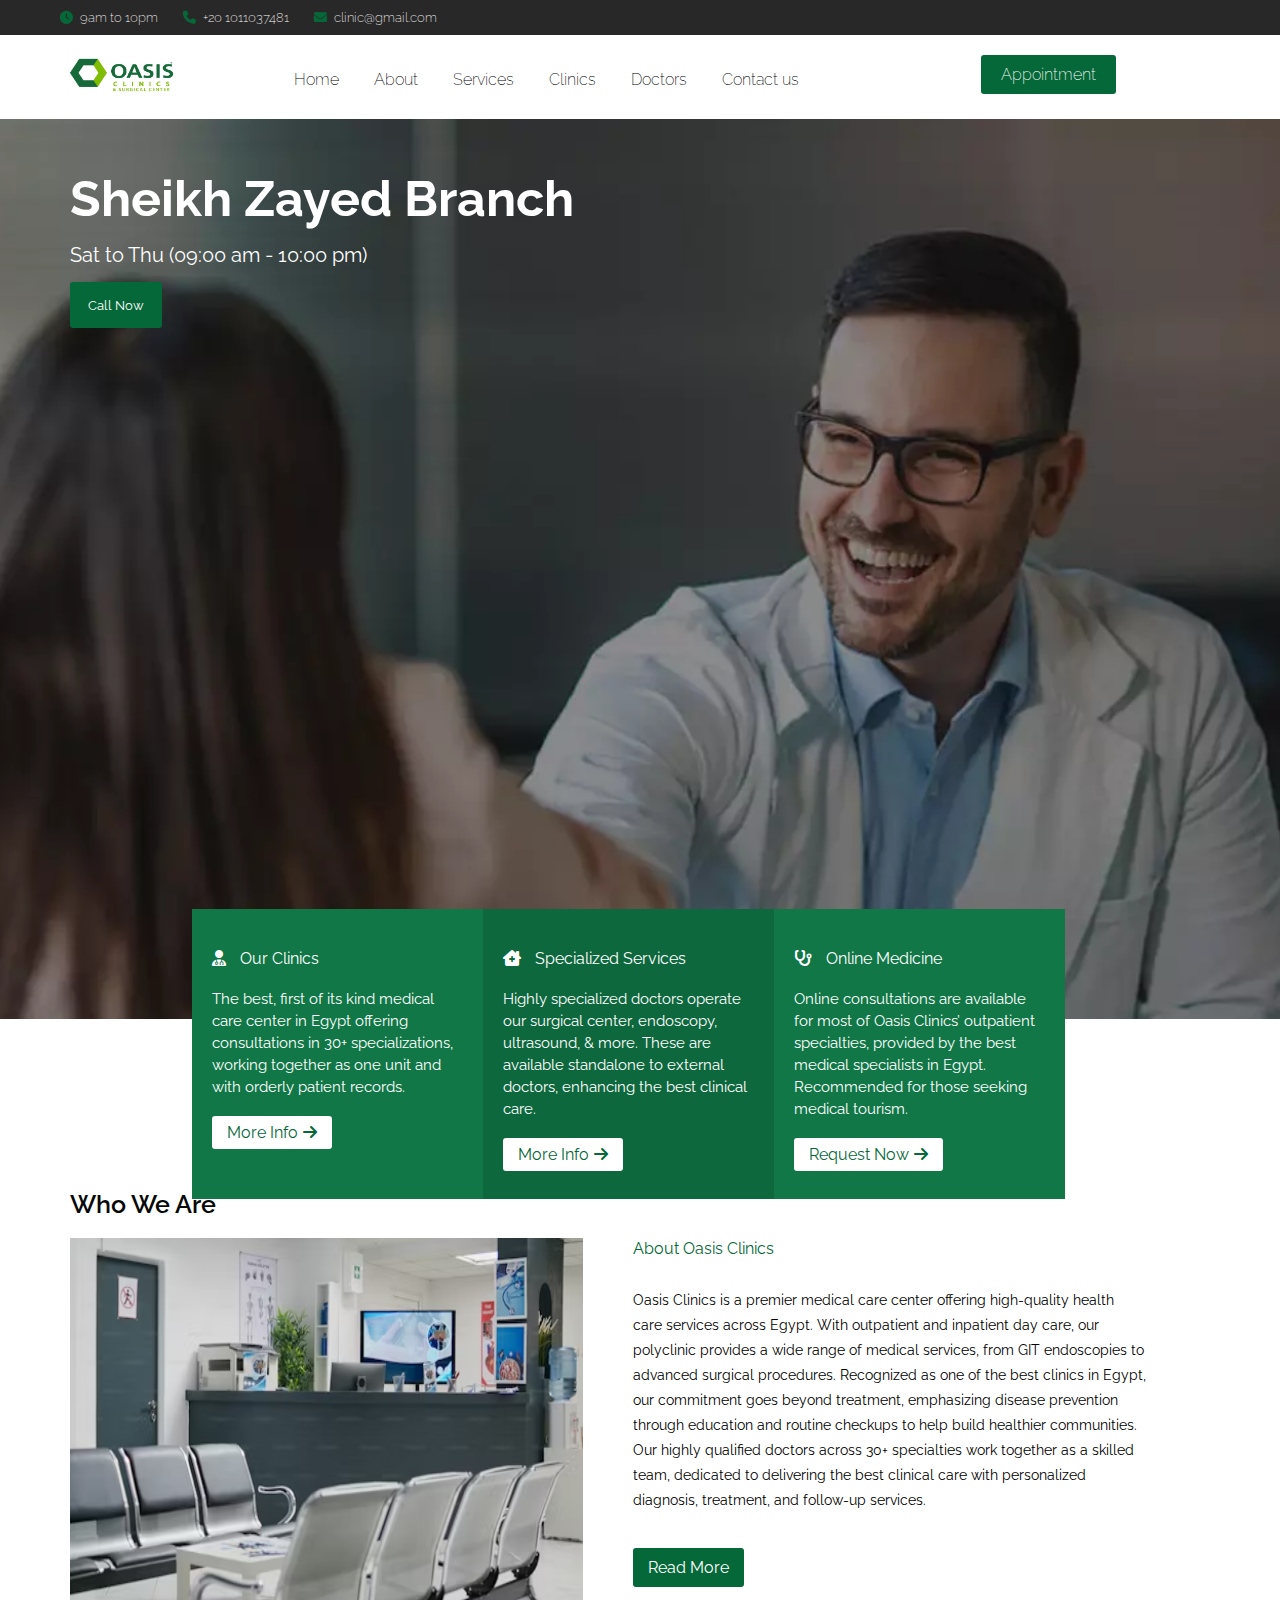
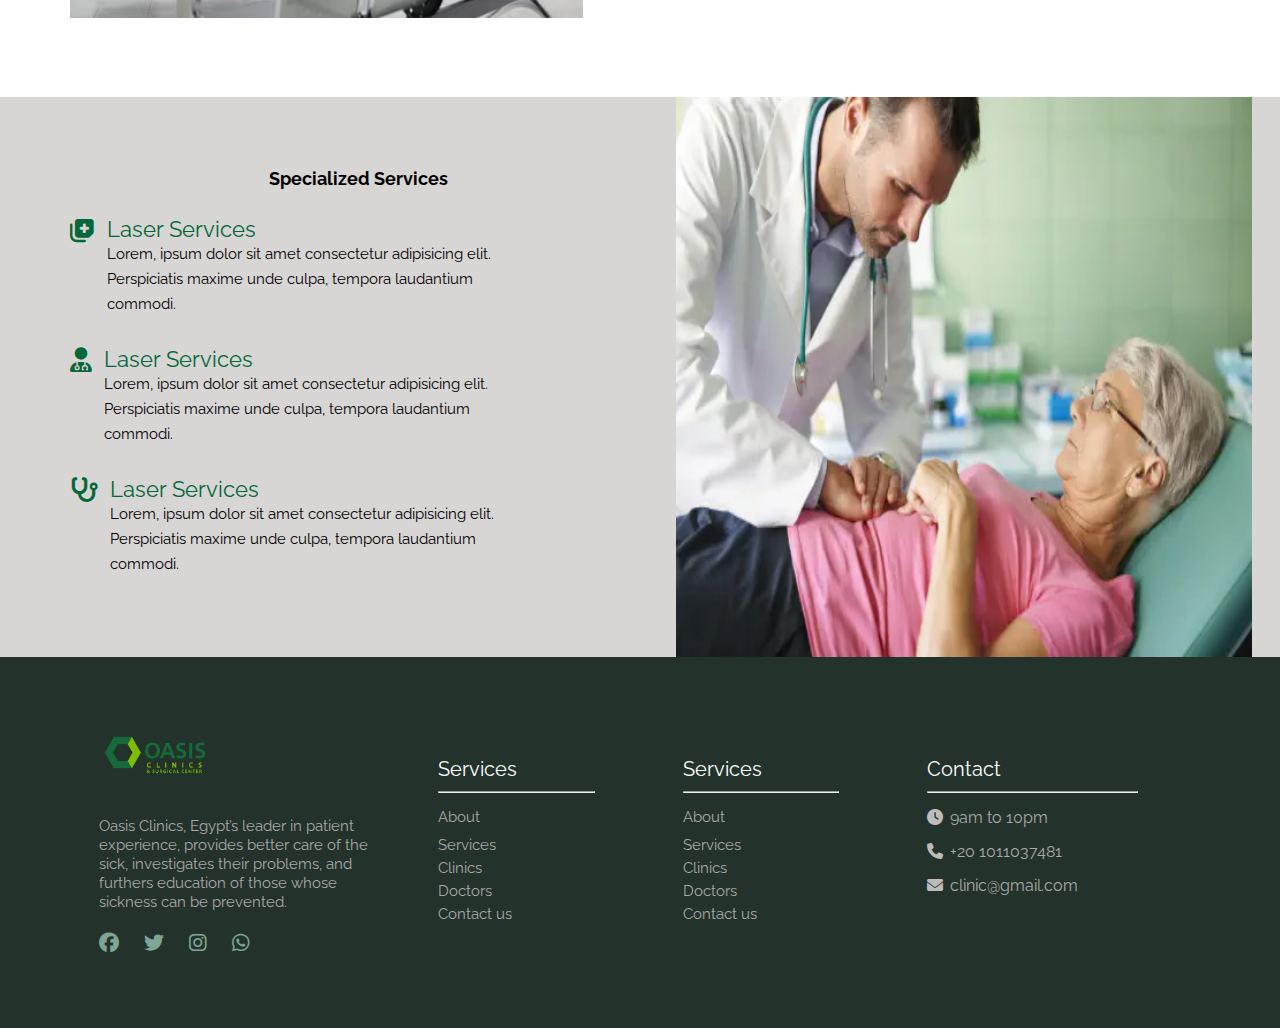
<file: index.html>
<!DOCTYPE html>
<html lang="en">
<head>
    <meta charset="UTF-8">
    <meta name="viewport" content="width=device-width, initial-scale=1.0">
    <title>Clinic System</title>
    <link rel="preconnect" href="https://fonts.googleapis.com">
<link rel="preconnect" href="https://fonts.gstatic.com" crossorigin>
<link href="https://fonts.googleapis.com/css2?family=Exo:ital,wght@0,100..900;1,100..900&family=Raleway:ital,wght@0,100..900;1,100..900&display=swap" rel="stylesheet">
    <link rel="stylesheet" href="css/all.min.css">
    <link rel="stylesheet" href="css/style.css" >
    <style>
.slide {
  position: absolute;
  width: 100%;
  height: 100%;
  transition: right 0.4s ease-in; /* Smooth sliding animation */
}
.fa-brands{
   padding-right: 20px;
}

.fa-brands:hover{
    color:#b7d8c9;
}

    </style>
</head>
<body>
    <nav style="width: 100%;font-family: raleway;font-weight: 200;position:sticky;top:0px;left: 0px;z-index: 1000;"  >
   
        <div style="background-color: rgb(41, 40, 40);padding: 10px 60px; font-size: 13px;">
        <ul style="list-style: none;display: flex;color: white;">
            <li style="padding-right: 25px;"><i class="fa-solid fa-clock"></i>9am to 10pm</li>
            <li style="padding-right: 25px;"><i class="fa-solid fa-phone"></i>+20 1011037481</li>
           
            <li style="padding-right: 25px;"><i class="fa-solid fa-envelope"></i>clinic@gmail.com</li>
        </ul>
    </div>
<div style="background-color: white;">
    <div style="width: 90%;margin: auto;display: flex; justify-content: center;padding: 15px;">
        <div style="width: 20%;">
          <a style="text-decoration: none;">
            <img src="images/oasis-clinics-logo.png" style="width:50%;height: 50px;">
          </a>
        </div>
    
        <ul style="width: 80%;display: flex;list-style: none;padding-top: 20px;position: relative;">
            <li><a href="index.html">Home</a></li>
            <li><a href="About.html">About</a></li>
            <li><a href="services.html">Services</a></li>
            <li><a href="clinics.html" id="clinic" >Clinics</a></li>
            <li><a href="Doctors.html" id="doctorlink" >Doctors</a></li>
            <li><a href="doctor.html">Contact us</a></li>
            <li ><a style="position: absolute;right: 100px;bottom: 10px;padding: 10px 20px;color: white;border-radius:3px;" class="buttonBase">Appointment</a></li>
           
            
        </ul>
      </div>
</div>


    
    </nav>
<section class="parent" >

   <div class="paragraph">
   <h4 style="font-size: 50px;padding-bottom: 15px;">Sheikh Zayed Branch</h4>
   <p style="font-size: 20px;padding-bottom: 15px;">Sat to Thu (09:00 am - 10:00 pm)</p>
   <button class="buttonBase" style="padding: 15px 18px;border: none;border-radius: 3px;">Call Now</button>
   </div>
   <div class="paragraph">
   <h4 style="font-size: 50px;padding-bottom: 15px;"> East Cairo Branch</h4>
   <p style="font-size: 20px;padding-bottom: 15px;">Sat to Thu (09:00 am - 10:00 pm)</p>
   <button class="buttonBase" style="padding: 15px 18px;border: none;border-radius: 3px;">Call Now</button>
   </div>
   <div class="paragraph">
   <h4 style="font-size: 50px;padding-bottom: 15px;">North Coast Branch</h4>
   <p style="font-size: 20px;padding-bottom: 15px;">June, July, August & September Everyday from 10:00 am to 12:00 am</p>
   <button class="buttonBase" style="padding: 15px 18px;border: none;border-radius: 3px;">Call Now</button>
   </div>

   <div  style="width: 70%;position: absolute;bottom: -20%;left: 15%;">
    <div  class="three">
        <p style="padding: 20px 0px;"><i class="fa-solid fa-user-doctor" style="padding-right: 10px;"></i>
       
            <span>Our Clinics</span></p>
            <p style="margin-bottom: 25px;font-size: 15px;line-height: 22px;">The best, first of its kind medical care center in Egypt offering consultations in 30+ specializations, working together as one unit and with orderly patient records.</p>
            <a href="clinics.html" style="text-decoration: none;background-color: white;color: #056839;border: none;border-radius: 3px;padding: 7px 15px;">More Info<i class="fa-solid fa-arrow-right" style="margin-left: 5px;color: #056839;"></i></a>
        </div>
    <div  class="three" style="background-color: #0e683e;">
        <p style="padding: 20px 0px;">
            <i class="fa-solid fa-house-chimney-medical"  style="padding-right: 10px;"></i>
            <span>Specialized Services</span></p>
            <p style="margin-bottom: 25px;font-size: 15px;line-height: 22px;">Highly specialized doctors operate our surgical center, endoscopy, ultrasound, & more. These are available standalone to external doctors, enhancing the best clinical care.</p>
            <a href="services.html" style="text-decoration: none;background-color: white;color: #056839;border: none;border-radius: 3px;padding: 7px 15px;">More Info<i class="fa-solid fa-arrow-right" style="margin-left: 5px;color: #056839;"></i></a>
        </div>
    <div  class="three">
        <p style="padding: 20px 0px;"><i class="fa-solid fa-stethoscope" style="padding-right: 10px;"></i>
            <span>Online Medicine</span></p>
            <p style="font-size: 15px;line-height: 22px;margin-bottom: 25px;">Online consultations are available for most of Oasis Clinics’ outpatient specialties, provided by the best medical specialists in Egypt. Recommended for those seeking medical tourism.</p>
             <a href="Doctors.html" style="text-decoration: none;background-color: white;color: #056839;border: none;border-radius: 3px;padding: 7px 15px;">Request Now<i class="fa-solid fa-arrow-right" style="margin-left: 5px;color: #056839;"></i></a>
        </div>
    
</div>

</section>

<div style="clear: left;margin-bottom: 100px;"></div>


<section>
    <div style="padding: 70px;">
   
        <div style="width: 45%;float: left;"><p style="color: #070808;font-size: 25px;font-weight:600;">Who We Are</p>
        <br>
        <img src="images/clinicimg.avif" style="width: 100%;height: 380px;">
        </div>
        <div style="width: 45%;float: left;padding: 50px;">
            <p style="color: #056839;padding-bottom: 30px;font-weight:400;">About Oasis Clinics</p>
            <p style="line-height: 25px;font-size: 14px;margin-bottom: 45px;">Oasis Clinics is a premier medical care center offering high-quality health care services across Egypt. With outpatient and inpatient day care, our polyclinic provides a wide range of medical services, from GIT endoscopies to advanced surgical procedures. Recognized as one of the best clinics in Egypt, our commitment goes beyond treatment, emphasizing disease prevention through education and routine checkups to help build healthier communities. Our highly qualified doctors across 30+ specialties work together as a skilled team, dedicated to delivering the best clinical care with personalized diagnosis, treatment, and follow-up services.</p>
            <a href="About.html" style="padding: 10px 15px;border-radius: 3px;background-color: #056839;color: white;text-decoration: none;">Read More</a>
        </div>
    </div>
</section>
<div style="clear: left;margin-bottom: 70px;"></div>



<section style="font-size: 15px; font-family: relway; line-height: 25px; background-color: #d8d5d5; overflow: hidden;">
  <div style="width:100%; margin: auto;  display: flex; flex-wrap: wrap;">
    <div style="width: 45%;padding:70px 30px 50px 70px ">
        <h3 style="text-align: center;padding-bottom: 25px;">Specialized Services</h3>
      <div style="width: 80%; padding-bottom: 30px; display: flex;">
        <span><i class="fa-solid fa-notes-medical fa-2xl" style=" color:#056839;
            font-size:25px;
            padding-right:12px;"></i></span>
        <div>
          <p style="color:#056839;font-size: 22px;">Laser Services</p>
          <p>Lorem, ipsum dolor sit amet consectetur adipisicing elit. Perspiciatis maxime unde culpa, tempora laudantium commodi.</p>
        </div>
      </div>
      <div style="width: 80%; padding-bottom: 30px; display: flex;">
        <span><i class="fa-solid fa-user-doctor fa-2xl" style=" color:#056839;
            font-size:25px;
            padding-right:12px;"></i></span>
        <div>
          <p style="color:#056839;font-size: 22px;">Laser Services</p>
          <p>Lorem, ipsum dolor sit amet consectetur adipisicing elit. Perspiciatis maxime unde culpa, tempora laudantium commodi.</p>
        </div>
      </div>
      <div style="width: 80%; padding-bottom: 30px; display: flex;">
        <span><i class="fa-solid fa-stethoscope fa-2xl" style=" color:#056839;
            font-size:25px;
            padding-right:12px;"></i></span>
        <div>
          <p style="color:#056839;font-size: 22px;">Laser Services</p>
          <p>Lorem, ipsum dolor sit amet consectetur adipisicing elit. Perspiciatis maxime unde culpa, tempora laudantium commodi.</p>
        </div>
      </div>
    </div>
   
    <div id="slider" style="width: 45%; overflow: hidden; position: relative;">
      <img src="images/imagesclinics/andrology.webp" class="slide" style="width: 100%; height: 100%;">
      <img src="images/imagesclinics/cardiovascular.webp" class="slide" style="width: 100%; height: 100%;">
      <img src="images/imagesclinics/gastroenterology.webp" class="slide" style="width: 100%; height: 100%;">
    </div>
  </div>
</section>

<footer style="background-color:#23332b;width:100%;padding:70px;box-sizing: border-box;">
<div style="width: 95%;margin: auto;display:flex;flex-wrap: wrap;gap:28px">
    
<div style="width:26%;box-sizing: border-box;">
    <img src="images/oasis-clinics-logo.png" style="width: 40%;">
    <p style="padding-top: 30px;color:rgb(170, 168, 168);font-size: 15px;line-height: 19px;">Oasis Clinics, Egypt’s leader in patient experience, provides better care of the sick, investigates their problems, and furthers education of those whose sickness can be prevented.</p>
    <br>
    <div style="color: rgb(126, 165, 150); font-size: 20px;">
        <i class="fa-brands fa-facebook"></i>
    <i class="fa-brands fa-twitter"></i>
    <i class="fa-brands fa-instagram"></i>
    <i class="fa-brands fa-whatsapp"></i>
    </div>
    
    </div>
    <div style="width: 20%;padding: 30px;box-sizing: border-box;">
        <p style="padding-bottom: 10px;color:white;font-size: 20px;">Services</p>
        <hr style="color: #056839;">
        <ul style="list-style: none;font-size: 15px;;padding-top: 15px;">
            <!-- <li><a href="index.html">Home</a></li> -->
            <li style="margin-bottom: 10px;"><a href="About.html" style="color:rgb(170, 168, 168);">About</a></li>
            <li style="margin-bottom: 5px"><a href="services.html" style="color:rgb(170, 168, 168);">Services</a></li>
            <li style="margin-bottom: 5px"><a href="clinics.html" style="color:rgb(170, 168, 168);" id="clinic" >Clinics</a></li>
            <li style="margin-bottom: 5px"><a href="Doctors.html" style="color:rgb(170, 168, 168);" id="doctorlink" >Doctors</a></li>
            <li style="margin-bottom: 5px"><a href="contactus.html" style="color:rgb(170, 168, 168);">Contact us</a></li>
        </ul>
        </div>
        <div style="width: 20%;padding: 30px;box-sizing: border-box;">
            <p style="padding-bottom: 10px;color:white;font-size: 20px;">Services</p>
            <hr style="color: #056839;">
            <ul style="list-style: none;font-size: 15px;;padding-top: 15px;">
                <!-- <li><a href="index.html">Home</a></li> -->
                <li style="margin-bottom: 10px;"><a href="About.html" style="color:rgb(170, 168, 168);">About</a></li>
                <li style="margin-bottom: 5px"><a href="services.html" style="color:rgb(170, 168, 168);">Services</a></li>
                <li style="margin-bottom: 5px"><a href="clinics.html" style="color:rgb(170, 168, 168);" id="clinic" >Clinics</a></li>
                <li style="margin-bottom: 5px"><a href="Doctors.html" style="color:rgb(170, 168, 168);" id="doctorlink" >Doctors</a></li>
                <li style="margin-bottom: 5px"><a href="contactus.html" style="color:rgb(170, 168, 168);">Contact us</a></li>
            </ul>
            </div>
   
        <div style="width: 25%;padding: 30px;box-sizing: border-box;">
            <p style="padding-bottom: 10px;color:white;font-size: 20px;">Contact</p>
            <hr style="color: #056839;">
            <ul style="list-style: none;padding-top: 15px;">
            <li style="padding-right: 25px;color:rgb(170, 168, 168)"><i class="fa-solid fa-clock" style="color: rgb(190, 187, 187);"></i>9am to 10pm</li>
            <li style="padding-right: 25px;padding-top: 15px;color:rgb(170, 168, 168)"><i class="fa-solid fa-phone" style="color: rgb(190, 187, 187);"></i>+20 1011037481</li>
           
            <li style="padding-right: 25px;padding-top: 15px;color:rgb(170, 168, 168)"><i class="fa-solid fa-envelope" style="color: rgb(190, 187, 187);"></i>clinic@gmail.com</li>
        </ul>
            </div>
</div>
</footer>


<script src="JavaScript/index.js"></script>

</body>
</html>
</file>
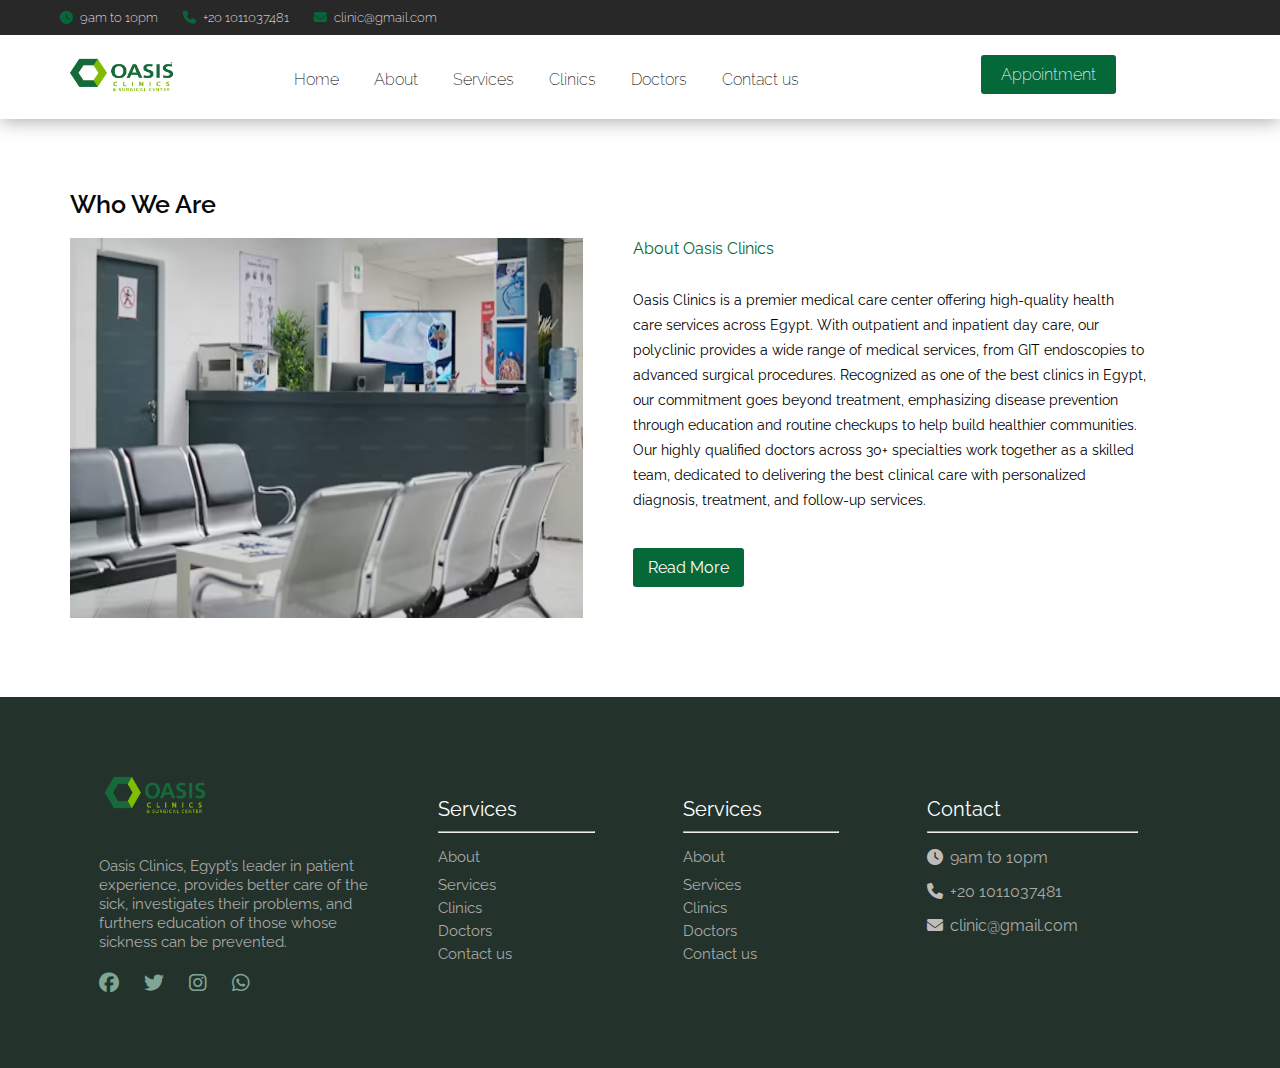
<file: About.html>
<!DOCTYPE html>
<html lang="en">
<head>
    <meta charset="UTF-8">
    <meta name="viewport" content="width=device-width, initial-scale=1.0">
    <title>Clinic System</title>
    <link rel="preconnect" href="https://fonts.googleapis.com">
<link rel="preconnect" href="https://fonts.gstatic.com" crossorigin>
<link href="https://fonts.googleapis.com/css2?family=Exo:ital,wght@0,100..900;1,100..900&family=Raleway:ital,wght@0,100..900;1,100..900&display=swap" rel="stylesheet">
    <link rel="stylesheet" href="css/all.min.css">
    <link rel="stylesheet" href="css/style.css" >
    <style>
.slide {
  position: absolute;
  width: 100%;
  height: 100%;
  transition: right 0.4s ease-in; /* Smooth sliding animation */
}
.fa-brands{
   padding-right: 20px;
}

.fa-brands:hover{
    color:#b7d8c9;
}

    </style>
</head>
<body>
    <nav style="width: 100%;font-family: raleway;font-weight: 200;position:sticky;top:0px;left: 0px;z-index: 1000;box-shadow: 0px 0px 20px rgb(156, 154, 154);"  >
   
        <div style="background-color: rgb(41, 40, 40);padding: 10px 60px; font-size: 13px;">
        <ul style="list-style: none;display: flex;color: white;">
            <li style="padding-right: 25px;"><i class="fa-solid fa-clock"></i>9am to 10pm</li>
            <li style="padding-right: 25px;"><i class="fa-solid fa-phone"></i>+20 1011037481</li>
           
            <li style="padding-right: 25px;"><i class="fa-solid fa-envelope"></i>clinic@gmail.com</li>
        </ul>
    </div>
<div style="background-color: white;">
    <div style="width: 90%;margin: auto;display: flex; justify-content: center;padding: 15px;">
        <div style="width: 20%;">
          <a style="text-decoration: none;">
            <img src="images/oasis-clinics-logo.png" style="width:50%;height: 50px;">
          </a>
        </div>
    
        <ul style="width: 80%;display: flex;list-style: none;padding-top: 20px;position: relative;">
            <li><a href="index.html">Home</a></li>
            <li><a href="About.html">About</a></li>
            <li><a href="services.html">Services</a></li>
            <li><a href="clinics.html" id="clinic" >Clinics</a></li>
            <li><a href="Doctors.html" id="doctorlink" >Doctors</a></li>
            <li><a href="doctor.html">Contact us</a></li>
            <li ><a style="position: absolute;right: 100px;bottom: 10px;padding: 10px 20px;color: white;border-radius:3px;" class="buttonBase">Appointment</a></li>
           
            
        </ul>
      </div>
</div>


    
    </nav>

<div style="clear: left;"></div>


<section>
    <div style="padding: 70px;">
   
        <div style="width: 45%;float: left;"><p style="color: #070808;font-size: 25px;font-weight:600;">Who We Are</p>
        <br>
        <img src="images/clinicimg.avif" style="width: 100%;height: 380px;">
        </div>
        <div style="width: 45%;float: left;padding: 50px;">
            <p style="color: #056839;padding-bottom: 30px;font-weight:400;">About Oasis Clinics</p>
            <p style="line-height: 25px;font-size: 14px;margin-bottom: 45px;">Oasis Clinics is a premier medical care center offering high-quality health care services across Egypt. With outpatient and inpatient day care, our polyclinic provides a wide range of medical services, from GIT endoscopies to advanced surgical procedures. Recognized as one of the best clinics in Egypt, our commitment goes beyond treatment, emphasizing disease prevention through education and routine checkups to help build healthier communities. Our highly qualified doctors across 30+ specialties work together as a skilled team, dedicated to delivering the best clinical care with personalized diagnosis, treatment, and follow-up services.</p>
            <a href="About.html" style="padding: 10px 15px;border-radius: 3px;background-color: #056839;color: white;text-decoration: none;">Read More</a>
        </div>
    </div>
</section>
<div style="clear: left;margin-bottom: 70px;"></div>




<footer style="background-color:#23332b;width:100%;padding:70px;box-sizing: border-box;">
<div style="width: 95%;margin: auto;display:flex;flex-wrap: wrap;gap:28px">
    
<div style="width:26%;box-sizing: border-box;">
    <img src="images/oasis-clinics-logo.png" style="width: 40%;">
    <p style="padding-top: 30px;color:rgb(170, 168, 168);font-size: 15px;line-height: 19px;">Oasis Clinics, Egypt’s leader in patient experience, provides better care of the sick, investigates their problems, and furthers education of those whose sickness can be prevented.</p>
    <br>
    <div style="color: rgb(126, 165, 150); font-size: 20px;">
        <i class="fa-brands fa-facebook"></i>
    <i class="fa-brands fa-twitter"></i>
    <i class="fa-brands fa-instagram"></i>
    <i class="fa-brands fa-whatsapp"></i>
    </div>
    
    </div>
    <div style="width: 20%;padding: 30px;box-sizing: border-box;">
        <p style="padding-bottom: 10px;color:white;font-size: 20px;">Services</p>
        <hr style="color: #056839;">
        <ul style="list-style: none;font-size: 15px;;padding-top: 15px;">
            <!-- <li><a href="index.html">Home</a></li> -->
            <li style="margin-bottom: 10px;"><a href="About.html" style="color:rgb(170, 168, 168);">About</a></li>
            <li style="margin-bottom: 5px"><a href="services.html" style="color:rgb(170, 168, 168);">Services</a></li>
            <li style="margin-bottom: 5px"><a href="clinics.html" style="color:rgb(170, 168, 168);" id="clinic" >Clinics</a></li>
            <li style="margin-bottom: 5px"><a href="Doctors.html" style="color:rgb(170, 168, 168);" id="doctorlink" >Doctors</a></li>
            <li style="margin-bottom: 5px"><a href="contactus.html" style="color:rgb(170, 168, 168);">Contact us</a></li>
        </ul>
        </div>
        <div style="width: 20%;padding: 30px;box-sizing: border-box;">
            <p style="padding-bottom: 10px;color:white;font-size: 20px;">Services</p>
            <hr style="color: #056839;">
            <ul style="list-style: none;font-size: 15px;;padding-top: 15px;">
                <!-- <li><a href="index.html">Home</a></li> -->
                <li style="margin-bottom: 10px;"><a href="About.html" style="color:rgb(170, 168, 168);">About</a></li>
                <li style="margin-bottom: 5px"><a href="services.html" style="color:rgb(170, 168, 168);">Services</a></li>
                <li style="margin-bottom: 5px"><a href="clinics.html" style="color:rgb(170, 168, 168);" id="clinic" >Clinics</a></li>
                <li style="margin-bottom: 5px"><a href="Doctors.html" style="color:rgb(170, 168, 168);" id="doctorlink" >Doctors</a></li>
                <li style="margin-bottom: 5px"><a href="contactus.html" style="color:rgb(170, 168, 168);">Contact us</a></li>
            </ul>
            </div>
   
        <div style="width: 25%;padding: 30px;box-sizing: border-box;">
            <p style="padding-bottom: 10px;color:white;font-size: 20px;">Contact</p>
            <hr style="color: #056839;">
            <ul style="list-style: none;padding-top: 15px;">
            <li style="padding-right: 25px;color:rgb(170, 168, 168)"><i class="fa-solid fa-clock" style="color: rgb(190, 187, 187);"></i>9am to 10pm</li>
            <li style="padding-right: 25px;padding-top: 15px;color:rgb(170, 168, 168)"><i class="fa-solid fa-phone" style="color: rgb(190, 187, 187);"></i>+20 1011037481</li>
           
            <li style="padding-right: 25px;padding-top: 15px;color:rgb(170, 168, 168)"><i class="fa-solid fa-envelope" style="color: rgb(190, 187, 187);"></i>clinic@gmail.com</li>
        </ul>
            </div>
</div>
</footer>


<script src="JavaScript/index.js"></script>

</body>
</html>
</file>
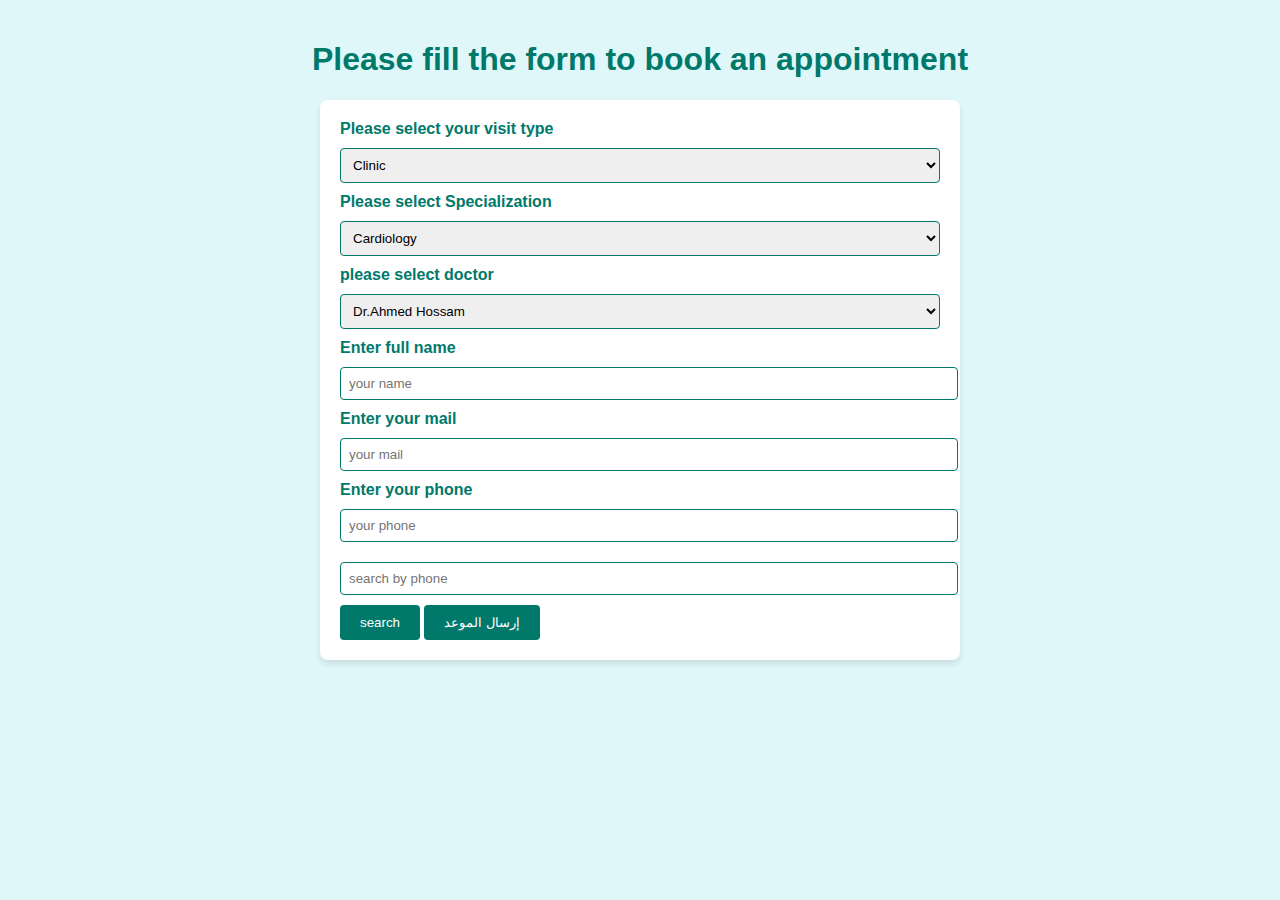
<file: Booking.html>
<!DOCTYPE html>
<html lang="en">
<head>
  <meta charset="UTF-8">
  <meta name="viewport" content="width=device-width, initial-scale=1.0">
  <title>book pointment </title>
  <link rel="stylesheet" href="css/booking.css">
</head>
<body>
  <h1>Please fill the form to book an appointment</h1>
  <div class="form-container">
    <form id="appointmentForm">
      <label for="visitType">Please select your visit type</label>
      <select id="visitType">
        <option value="Clinic">Clinic</option>
        <option value="Home visit">Home visit</option>
        <option value="online visit"> online visit</option>
 
      </select>
 
      <label for="specialty">Please select Specialization</label>
      <select id="specialty">
         
      </select>
 
      <label for="doctor">please select doctor</label>
      <select id="doctor">
      </select>
 
      <label for="name">Enter full name</label>
      <input type="text" id="name" placeholder="your name" autocomplete="asmaa gamal"  required>
 
      <label for="email">Enter your mail</label>
      <input type="email" id="email" placeholder="your mail" autocomplete="asm@gmail.com" required>
 
      <label for="phone">Enter your phone</label>
      <input type="tel" id="phone" placeholder="your phone" required>
      <!-- search -->
    <div class="search-section">
      <input type="tel" id="phone-search" placeholder="search by phone" />
      <button id="search-button">search</button>
 
      <button type="submit">إرسال الموعد</button>
 
    </div>
 
 
    </form>
  </div>
 
  <script src="JavaScript/booking.js"></script>
</body>
</html>
</file>
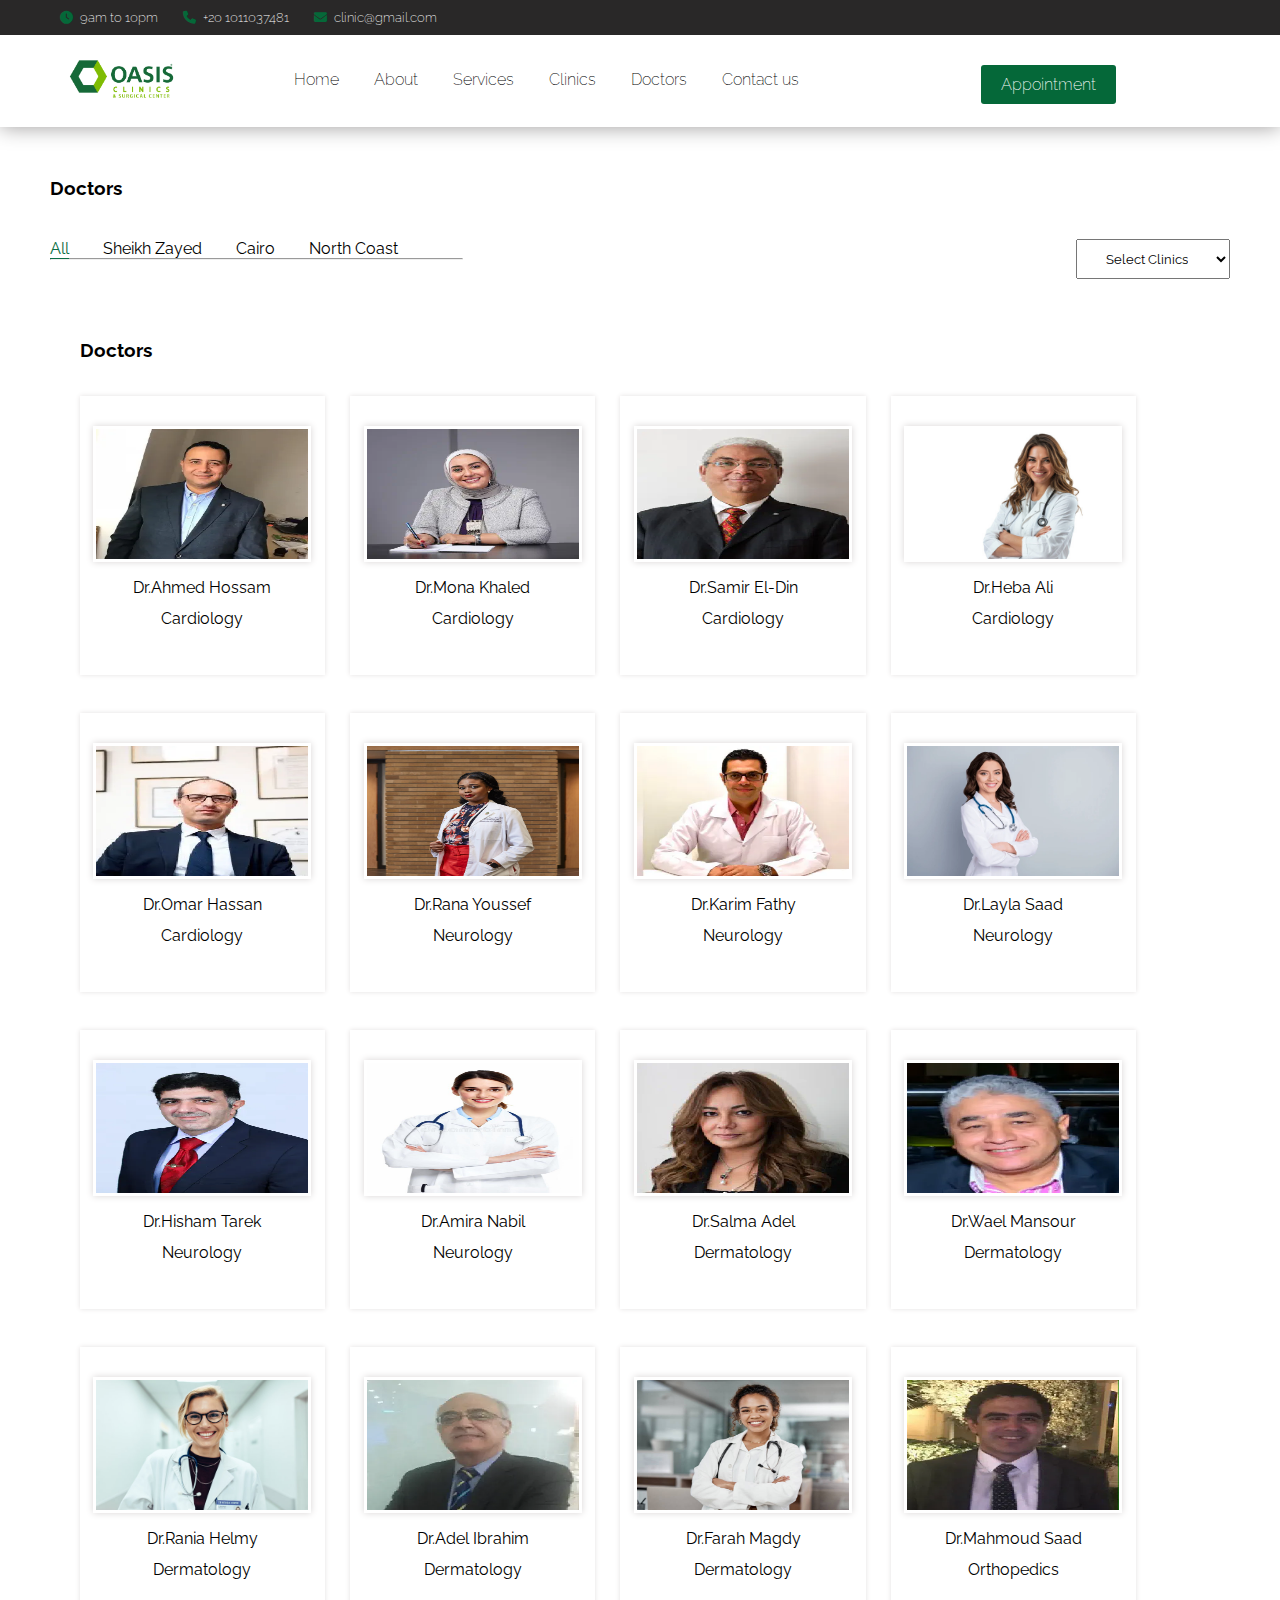
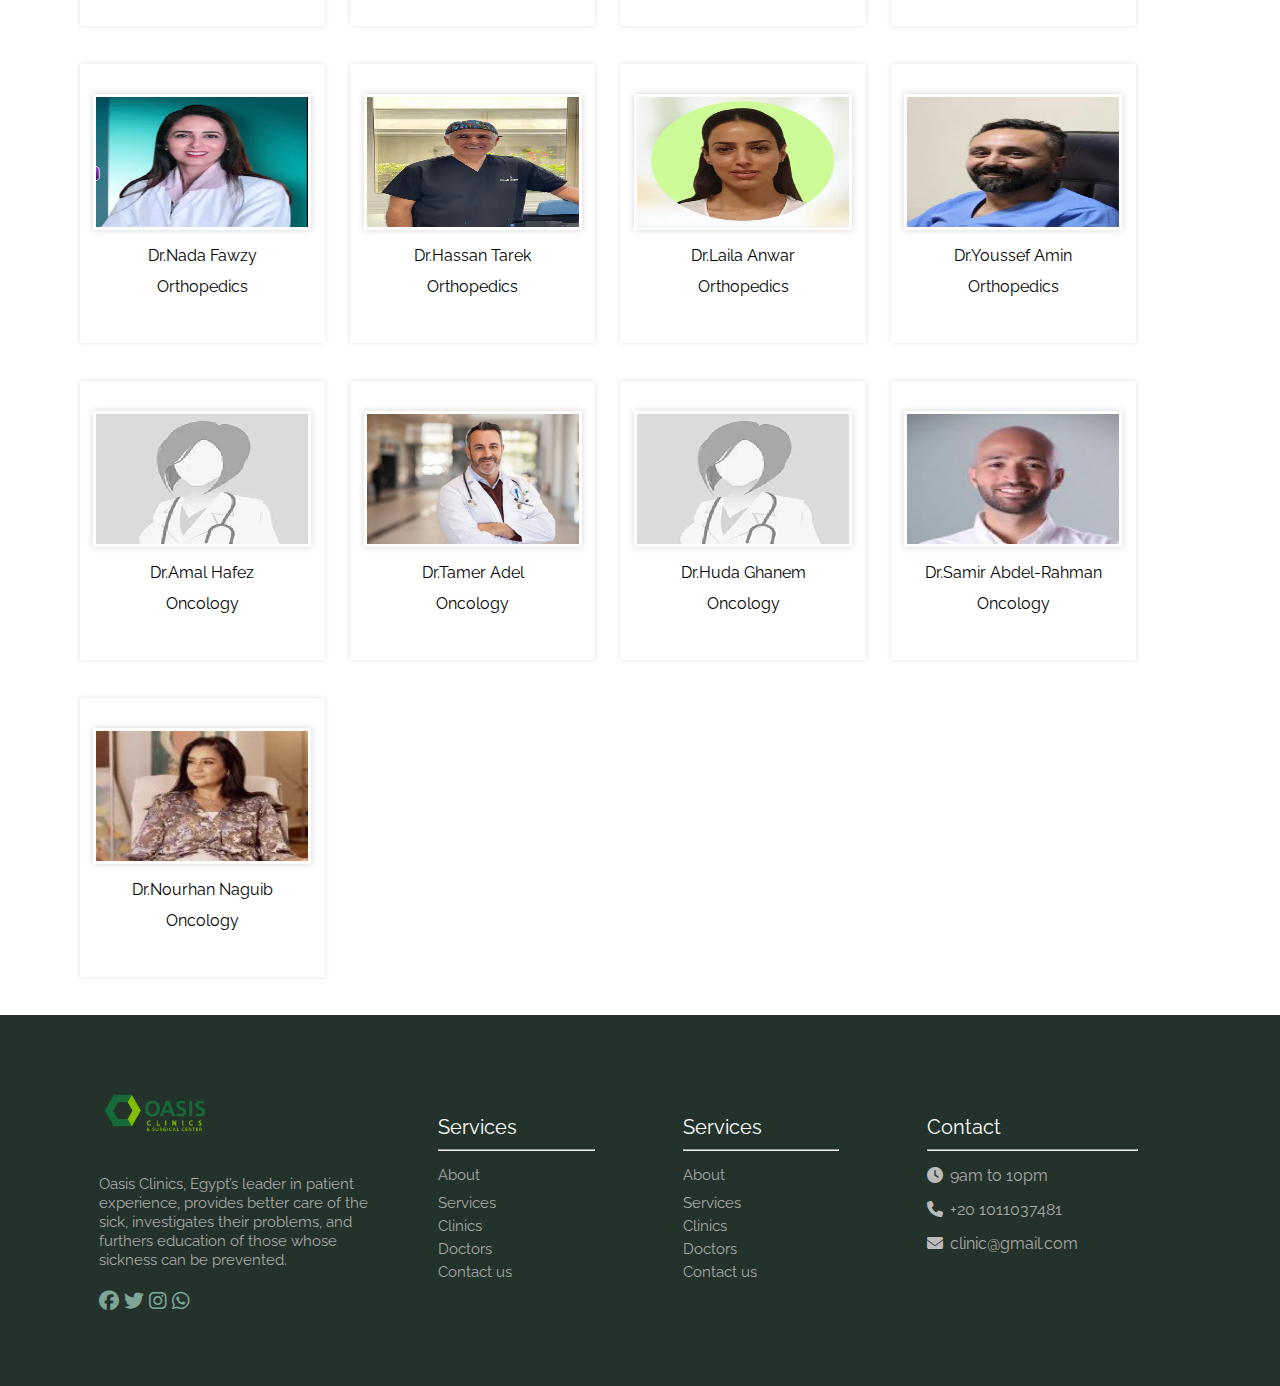
<file: Doctors.html>
<!DOCTYPE html>
<html lang="en">
<head>
    <meta charset="UTF-8">
    <meta name="viewport" content="width=device-width, initial-scale=1.0">
    <title>Document</title>
    <link rel="preconnect" href="https://fonts.googleapis.com">
    <link rel="preconnect" href="https://fonts.gstatic.com" crossorigin>
    <link href="https://fonts.googleapis.com/css2?family=Exo:ital,wght@0,100..900;1,100..900&family=Raleway:ital,wght@0,100..900;1,100..900&display=swap" rel="stylesheet">
        <link rel="stylesheet" href="css/all.min.css">
        <link rel="stylesheet" href="css/style.css" >
       
      
</head>
<body>
    <nav
    style="width: 100%;font-family: raleway;font-weight: 200;position:sticky;top:0px;left: 0px;z-index: 1000;box-shadow: 0px 0px 20px rgb(156, 154, 154);">

    <div style="background-color: rgb(41, 40, 40);padding: 10px 60px; font-size: 13px;">
        <ul style="list-style: none;display: flex;color: white;">
            <li style="padding-right: 25px;"><i class="fa-solid fa-clock"></i>9am to 10pm</li>
            <li style="padding-right: 25px;"><i class="fa-solid fa-phone"></i>+20 1011037481</li>

            <li style="padding-right: 25px;"><i class="fa-solid fa-envelope"></i>clinic@gmail.com</li>
        </ul>
    </div>
    <div style="background-color: white;">
        <div style="width: 90%;margin: auto;display: flex; justify-content: center;padding: 15px;">
            <div style="width: 20%;">
                <a style="text-decoration: none;">
                    <img src="images/oasis-clinics-logo.png" style="width:50%;">
                </a>
            </div>

            <ul style="width: 80%;display: flex;list-style: none;padding-top: 20px;position: relative;">
                <li><a href="index.html">Home</a></li>
                <li><a href="About.html">About</a></li>
                <li><a href="services.html">Services</a></li>
                <li><a href="clinics.html" id="clinic" onclick="GetClinics()">Clinics</a></li>
                <li><a href="Doctors.html" id="doctorlink">Doctors</a></li>
                <li><a href="doctor.html">Contact us</a></li>
                <li><a style="position: absolute;right: 100px;bottom: 8px;padding: 10px 20px;color: white;border-radius:3px;"
                        class="buttonBase">Appointment</a></li>


            </ul>
        </div>
    </div>



</nav>


<section style="padding: 50px;">
    <h3 style="padding-bottom: 40px;">Doctors</h3>
    <div style="width: 100%;margin: auto;">
       <div style="width: 35%;float: left;">
        <span style="margin-right:30px;border-bottom: 1px solid #0c6e45;color:#0c6e45" value="All">All</span>
        <span value="Sheikh Zayed" style="margin-right: 30px;">Sheikh Zayed</span>
        <span value="Cairo" style="margin-right:30px;">Cairo</span>
        <span value="North Coast" style="margin-right: 30px;">North Coast</span>
        <hr>
       </div>
       <div style="width:50%;float: right;background-color: aquamarine;position: relative;">
       <select style="position: absolute;right: 0px;top: 0px;padding: 10px 25px;" id="clinicsList">
        <option selected disabled>Select Clinics</option>
       </select>
       </div>

    </div>
</section>


  
    <section style="padding: 50px;">
        <div id="doctors-list"  style="width: 95%;margin: auto;">
            <h3 style="margin-bottom: 35px;">Doctors</h3>
       
       </div>
    </section>
   
   <div style="clear:left"></div>
   
<footer style="background-color:#23332b;width:100%;padding:70px;box-sizing: border-box;">
    <div style="width: 95%;margin: auto;display:flex;flex-wrap: wrap;gap:28px">
        
    <div style="width:26%;box-sizing: border-box;">
        <img src="images/oasis-clinics-logo.png" style="width: 40%;">
        <p style="padding-top: 30px;color:rgb(170, 168, 168);font-size: 15px;line-height: 19px;">Oasis Clinics, Egypt’s leader in patient experience, provides better care of the sick, investigates their problems, and furthers education of those whose sickness can be prevented.</p>
        <br>
        <div style="color: rgb(126, 165, 150); font-size: 20px;">
            <i class="fa-brands fa-facebook"></i>
        <i class="fa-brands fa-twitter"></i>
        <i class="fa-brands fa-instagram"></i>
        <i class="fa-brands fa-whatsapp"></i>
        </div>
        
        </div>
        <div style="width: 20%;padding: 30px;box-sizing: border-box;">
            <p style="padding-bottom: 10px;color:white;font-size: 20px;">Services</p>
            <hr style="color: #056839;">
            <ul style="list-style: none;font-size: 15px;;padding-top: 15px;">
                <!-- <li><a href="index.html">Home</a></li> -->
                <li style="margin-bottom: 10px;"><a href="About.html" style="color:rgb(170, 168, 168);">About</a></li>
                <li style="margin-bottom: 5px"><a href="services.html" style="color:rgb(170, 168, 168);">Services</a></li>
                <li style="margin-bottom: 5px"><a href="clinics.html" style="color:rgb(170, 168, 168);" id="clinic" >Clinics</a></li>
                <li style="margin-bottom: 5px"><a href="Doctors.html" style="color:rgb(170, 168, 168);" id="doctorlink" >Doctors</a></li>
                <li style="margin-bottom: 5px"><a href="contactus.html" style="color:rgb(170, 168, 168);">Contact us</a></li>
            </ul>
            </div>
            <div style="width: 20%;padding: 30px;box-sizing: border-box;">
                <p style="padding-bottom: 10px;color:white;font-size: 20px;">Services</p>
                <hr style="color: #056839;">
                <ul style="list-style: none;font-size: 15px;;padding-top: 15px;">
                    <!-- <li><a href="index.html">Home</a></li> -->
                    <li style="margin-bottom: 10px;"><a href="About.html" style="color:rgb(170, 168, 168);">About</a></li>
                    <li style="margin-bottom: 5px"><a href="services.html" style="color:rgb(170, 168, 168);">Services</a></li>
                    <li style="margin-bottom: 5px"><a href="clinics.html" style="color:rgb(170, 168, 168);" id="clinic" >Clinics</a></li>
                    <li style="margin-bottom: 5px"><a href="Doctors.html" style="color:rgb(170, 168, 168);" id="doctorlink" >Doctors</a></li>
                    <li style="margin-bottom: 5px"><a href="contactus.html" style="color:rgb(170, 168, 168);">Contact us</a></li>
                </ul>
                </div>
       
            <div style="width: 25%;padding: 30px;box-sizing: border-box;">
                <p style="padding-bottom: 10px;color:white;font-size: 20px;">Contact</p>
                <hr style="color: #056839;">
                <ul style="list-style: none;padding-top: 15px;">
                <li style="padding-right: 25px;color:rgb(170, 168, 168)"><i class="fa-solid fa-clock" style="color: rgb(190, 187, 187);"></i>9am to 10pm</li>
                <li style="padding-right: 25px;padding-top: 15px;color:rgb(170, 168, 168)"><i class="fa-solid fa-phone" style="color: rgb(190, 187, 187);"></i>+20 1011037481</li>
               
                <li style="padding-right: 25px;padding-top: 15px;color:rgb(170, 168, 168)"><i class="fa-solid fa-envelope" style="color: rgb(190, 187, 187);"></i>clinic@gmail.com</li>
            </ul>
                </div>
    </div>
    </footer>
    

<script src="JavaScript/doctor.js"></script>

</body>
</html>
</file>
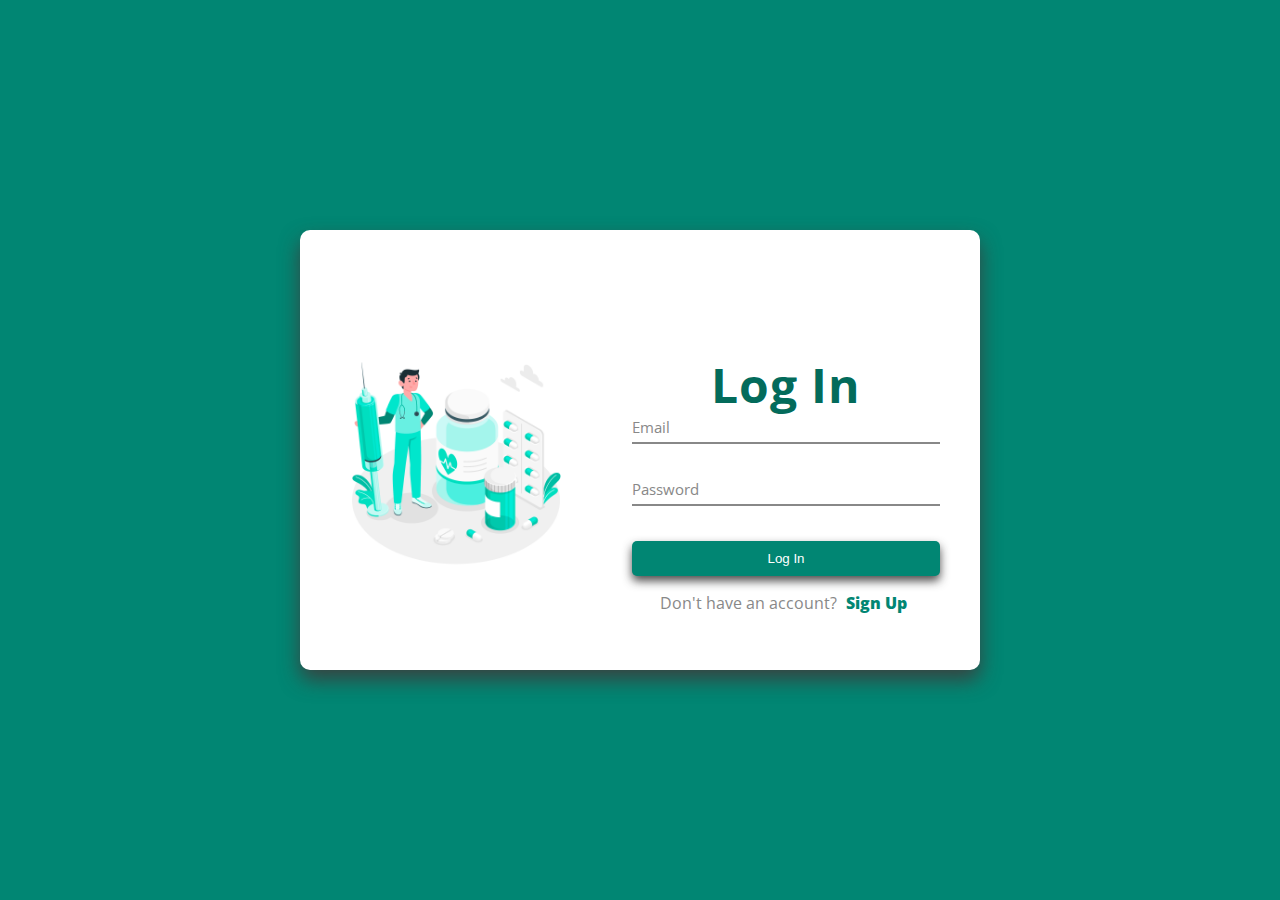
<file: logIn.html>
<!DOCTYPE html>
<html lang="en">
<head>
    <meta charset="UTF-8">
    <meta name="viewport" content="width=device-width, initial-scale=1.0">
    <link rel="stylesheet" href="css/signUpStyle.css">
    <link rel="preconnect" href="https://fonts.googleapis.com">
<link rel="preconnect" href="https://fonts.gstatic.com" crossorigin>
<link href="https://fonts.googleapis.com/css2?family=Jost:ital,wght@0,100..900;1,100..900&family=Open+Sans:ital,wght@0,300..800;1,300..800&display=swap" rel="stylesheet">
    <title>Login</title>
</head>
<body>
    <div class="container">
        <div class="left-content">
            <img src="images/3657978.jpg" alt="" style="margin-top: 20px;">
          </div>
          <div class="right-content" style="margin-top: 70px;">
            <!-- this is the login -->
            <h1 class="signup-title">Log In</h1>

            <form action="#" method="POST" enctype="multipart/form-data" onsubmit="return validateForm('login')" id="login-form" style="margin-top: -40px;">
              <div class="input-box">
                <input type="text" required name="email" id="login-email">
                <label for="login-email">Email</label>
                <small class="error-message" id="login-email-error"></small>
              </div>
            
              <div class="input-box">
                <input type="password" required name="password" id="login-password">
                <label for="login-password">Password</label>
                <small class="error-message" id="login-password-error"></small>
              </div>
            
            
              <button type="submit">Log In</button>
              <p class="fileLabel">Don't have an account?
                <a class="loginicon" href="signUp.html">Sign Up</a>
              </p>
            </form>
            
          </div>
    </div>
    <script src="JavaScript/validation.js"></script>
</body>
</html>
</file>
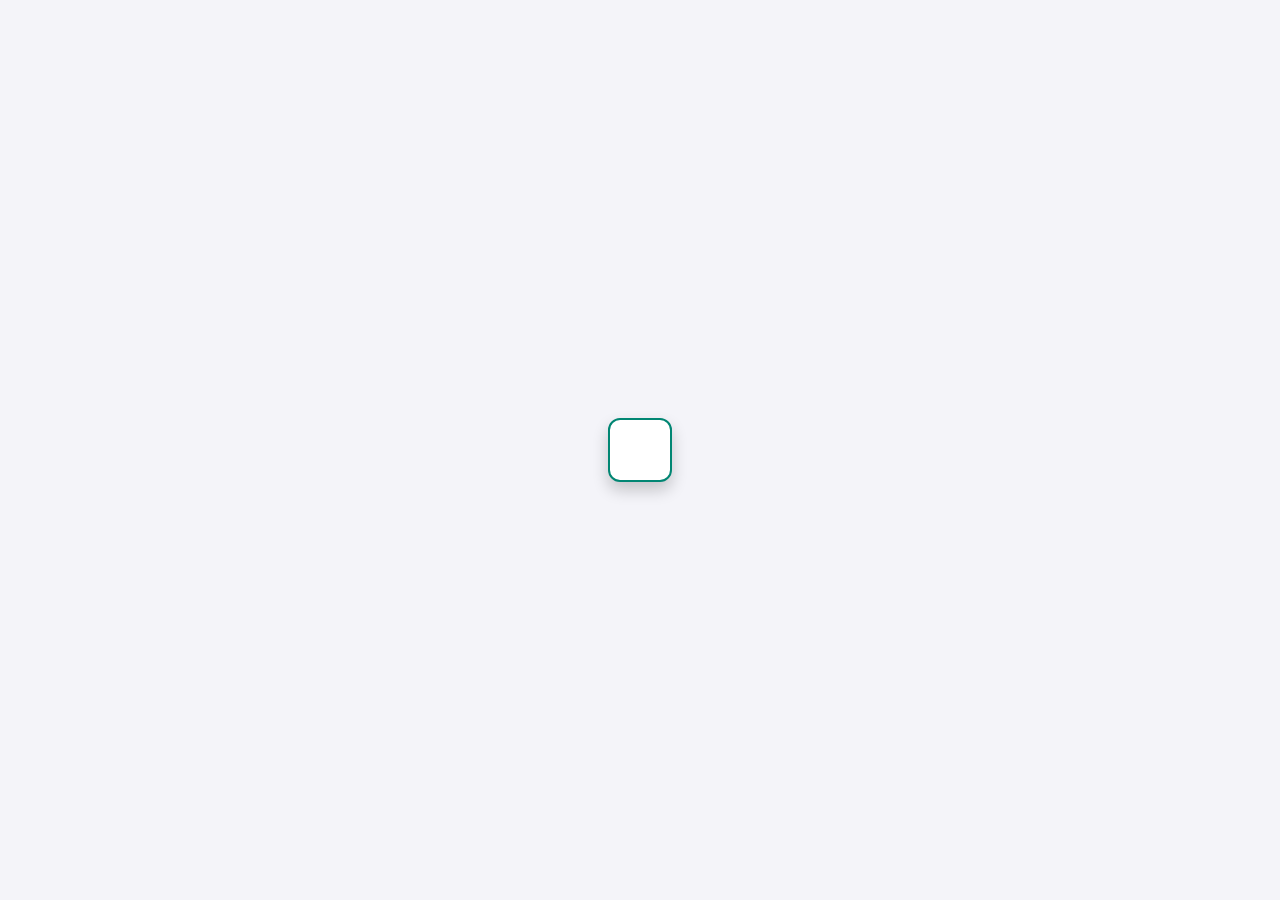
<file: profile.html>
<!DOCTYPE html>
<html lang="en">
<head>
  <meta charset="UTF-8">
  <meta name="viewport" content="width=device-width, initial-scale=1.0">
  <title>Doctor Profile</title>
  
  <style>
    /* General body styling */
    body {
      font-family: Arial, sans-serif;
      margin: 0;
      padding: 0;
      background-color: #f4f4f9; /* Light background color */
      display: flex;
      justify-content: center;
      align-items: center;
      min-height: 100vh; /* Full screen height */
    }

    /* Profile container styling */
    .profile-container {
      max-width: 600px;
      background: white; /* Card background */
      border-radius: 12px; /* Rounded corners */
      padding: 30px;
      text-align: center;
      box-shadow: 0 8px 16px rgba(0, 0, 0, 0.2); /* Popup-like shadow */
      border: 2px solid rgb(1,134,115); /* Border around the card */
    }

    /* Circular image styling */
    .profile-container img {
      width: 150px;
      height: 150px;
      border-radius: 50%; /* Makes the image circular */
      border: 4px solid rgb(1,134,115); /* Border around the image */
      margin-bottom: 20px;
    }

    /* Title styling */
    h1 {
      font-size: 24px;
      color: rgb(1,134,115);
      margin-bottom: 10px;
    }

    /* Paragraph styling */
    p {
      margin: 10px 0;
      font-size: 16px;
      color: #555;
      line-height: 1.5;
    }

    /* Button styling */
    button {
      background-color:rgb(1,134,115);
      color: white;
      border: none;
      padding: 10px 20px;
      font-size: 16px;
      border-radius: 5px;
      cursor: pointer;
      transition: background-color 0.3s;
    }

    button:hover {
      background-color: rgb(1,134,115);
    }
  </style>
</head>
<body>
  <div class="profile-container"  id="profile">

  </div>
  <script src="JavaScript/profile.js"></script>
</body>
</html>
</file>
<file: css/style.css>
*,body{
    padding: 0px;
    margin: 0px;
    box-sizing: content-box;
    font-family: raleway;

}
:root{
    --main-color:rgb(199, 10, 10);
    --main-button-color:#056839;
}
.text-main{
    color:var(--main-color)
}
.buttonBase{
    background-color:var(--main-button-color);
    color:white;
    text-decoration: none;
    
    text-decoration: none;padding: 10px 17px;
     color: white;
     border:none;
     border-radius: 3px;
     
}
.divHover{
  position:relative;margin-bottom:38px;
                margin-right:25px;float: left;width: 21%;
                padding: 30px 5px;box-shadow: 0px 0px 5px rgb(228, 225, 225);
                text-align: center;padding-bottom: 40px;
}
.buttonHoverBase{
    background-color:var(--main-button-color);
    color:white;
    text-decoration: none;
    
    text-decoration: none;
    padding: 10px 17px;
    /* transform: translateY(10px); */
     border:none;
     border-radius: 3px;
     display: none;
     transition: all 0.5s ease-in-out;
     cursor: pointer;
     position: absolute;
     left:40px
     
}

ul li a{
    padding-right: 35px;
    color: blue;
   text-decoration: none;
   color: black;
}
ul li i{
    padding-right: 7px;
   
  
   color:#056839;
}
.back{
    background-color: blue;
    width: 50%;
    height: 50px;
}

.parent {
    background-image: url(../images/home-hero-bg.webp);
    background-position: center;
    background-repeat: no-repeat;
    background-size: cover;
    width: 100%;
    height: 100vh;
    position: relative;
   
   
}
.paragraph{
    padding: 50px 70px;
    color: white;
    font-family: raleway;
    position: absolute;
    /* bottom: -100%; */
     opacity: 0;
     /* transform: translateY(100%);  */
     transition: transform 1s ease-in-out, opacity 1s ease-in-out;
}
.three{
    width: 28%;
    float: left;
    background-color: #117747;
    color: white;
    padding: 20px;
    height: 250px;
}

h1 {
    text-align: center;
    margin-bottom: 20px;
  }
  .specialty-section {
    margin-bottom: 40px;
  }
  .specialty-section h2 {
    border-bottom: 2px solid #007BFF;
    color: #007BFF;
    padding-bottom: 5px;
  }
  .card-container {
    display: flex;
    flex-wrap: wrap;
    gap: 20px;
  }
  .card {
    background: #fff;
    border: 1px solid #ddd;
    border-radius: 8px;
    box-shadow: 0 4px 8px rgba(0, 0, 0, 0.1);
    overflow: hidden;
    width: 350px;
  }
  .card img {
    width: 100%;
    height: 250px;
    object-fit: cover;
  }
  .card-content {
    padding: 15px;
  }
  .card-content h3 {
    margin: 0 0 10px;
    font-size: 20px;
  }
  .card-content p {
    margin: 5px 0;
    color: #555;
  }
  .card-content .location {
    font-size: 14px;
    color: #888;
  }

  .card {
cursor: pointer; /* Make the card clickable */
transition: transform 0.3s ease, box-shadow 0.3s ease;
}

.card:hover {
transform: scale(1.05); /* Slightly enlarge the card */
box-shadow: 0 8px 16px rgba(0, 0, 0, 0.2); /* Add shadow on hover */
}
</file>
<file: css/booking.css>
body {
    font-family: Arial, sans-serif;
    background-color: #e0f7fa;
    color: #00796b;
    margin: 0;
    padding: 20px;
  }
   
  h1 {
    text-align: center;
    color: #00796b;
  }
   
  .form-container {
    max-width: 600px;
    margin: 0 auto;
    padding: 20px;
    background-color: white;
    border-radius: 8px;
    box-shadow: 0 4px 6px rgba(0, 0, 0, 0.1);
  }
   
  .form-container label {
    font-weight: bold;
  }
   
  .form-container select,
  .form-container input {
    width: 100%;
    padding: 8px;
    margin: 10px 0;
    border: 1px solid #00796b;
    border-radius: 4px;
  }
   
  .form-container button {
    background-color: #00796b;
    color: white;
    padding: 10px 20px;
    border: none;
    border-radius: 4px;
    cursor: pointer;
  }
   
  .form-container button:hover {
    background-color: #004d40;
  }
   
  .appointment-details {
    max-width: 600px;
    margin: 0 auto;
    padding: 20px;
    background-color: white;
    border-radius: 8px;
    box-shadow: 0 4px 6px rgba(0, 0, 0, 0.1);
   
  }
   
  .appointment-details p {
    font-size: 1.1em;
    color: #004d40;
  }
  .appointment-details p span{
    color: #00796b;
    margin-left:10px ;
  }
  .actions button {
    padding: 10px 10px;
    font-size: 16px;
    color: #fff;
    background-color: #004d40;
    border: none;
    border-radius: 5px;
    cursor: pointer;
    display: flex;
   
    margin:10px auto;
  }
  .actions button:hover {
    background-color: #004d40;
   
  }
</file>
<file: css/signUpStyle.css>
body {
    display: flex;
    justify-content: center;
    align-items: center;
    height: 100vh;
    margin: 0;
    background-color:  rgb(1, 134, 115);
    font-family: "Open Sans", serif;
    font-optical-sizing: auto;
    font-weight:200;
    font-style: normal;
    font-variation-settings:
      "wdth" 100;
  }
  .left-content {
    flex: 2;
    padding-right: 20px;
    display: table-column;
    justify-content: center;
    align-items: center;
    margin-left: 20px;
    margin-top: 70px;
  }
  
  .left-content img {
    width: 100%; 
    max-width: 300px; 
    height: auto; 
    border-radius: 10px;  
  }
  .error-message {
    color: red;
    font-size: 10px;
    margin-top: 5px;
    display: block;
  }
  
  .container {
    display: flex;
    max-width: 1000px;
    background-color: #fff;
    padding: 20px;
    border-radius: 10px;
    box-shadow: 0 10px 20px rgba(61, 60, 60, 0.914);
    width: 50%;
  }
  .loginicon{
    margin: 5px;
    font-weight: 800;
    color: rgb(1, 134, 115);
    cursor: pointer;
    transition: 0.3s ease;
    text-decoration: none;
  }
  .loginicon:hover{
    font-size: larger;
  }
.signup-title {
  font-size: 3em; 
  color: rgb(3, 107, 91);
  text-align: center;  
  margin-bottom: 20px;  
  letter-spacing: 1px;  
}
  .right-content {
    flex: 3; 
    padding-left: 20px;
  }
  form {
    display: flex;
    flex-direction: column;
    margin: 20px;
  }
  form input[type=file] {
    padding: 10px;
    border: 1px solid #ccc;
    border-radius: 5px;
    width: 70%;
    border-bottom: 2px solid #888;
  }
  .fileLabel{
    color: #888;
    font-weight: 400;
    text-align: center;
  }
 
  .photoLabel{
    color: #888;
    font-weight: 400;
  }
  form button {
    padding: 10px;
    background-color: rgb(1, 134, 115);
    color: white;
    border: none;
    border-radius: 5px;
    cursor: pointer;
    transition: background-color 0.3s ease;
    box-shadow: 0 5px 10px rgba(61, 60, 60, 0.914);
    margin-top: 20px;
  }
  
  form button:hover {
    background-color: rgb(2, 92, 78);
  }
  
.input-box{
  height: 30px;
  width: 100%;
  border-bottom: 2px solid #888;
  position: relative;
  margin: 15px 0;

  }
.input-box input {
  width: 100%;
  height: 100%;
  background: transparent;
  border: none;
  outline: none;
  font-size: 16px;
  padding-right: 28px;
  color: #888;
  
  }

.input-box label{
position: absolute;
top: 50%;
left: 0;
transform: translateY(-50%);
font-size: 15px;
font-weight: 400;
color: #888;
pointer-events: none;
transition: ease .5s;
}

.input-box input:focus ~ label,
.input-box input:valid ~ label{
top: -5px;
}

.styled-dropdown {
  width: 100%;
  padding: 10px 15px;
  font-size: 16px;
  color: #888;
  border: 1px solid #ccc;
  border-radius: 5px;
  appearance: none;
  background-color: #fff;
  background-image: url('data:image/svg+xml;charset=US-ASCII,%3Csvg xmlns%3D%22http%3A//www.w3.org/2000/svg%22 width%3D%2220%22 height%3D%2220%22 viewBox%3D%220 0 20 20%22%3E%3Cpath fill%3D%22%23999%22 d%3D%22M5.293 7.293a1 1 0 011.414 0L10 10.586l3.293-3.293a1 1 0 111.414 1.414l-4 4a1 1 0 01-1.414 0l-4-4a1 1 0 010-1.414z%22/%3E%3C/svg%3E');
  background-repeat: no-repeat;
  background-position: right 15px center;
  background-size: 16px;
  cursor: pointer;
  
}
</file>
